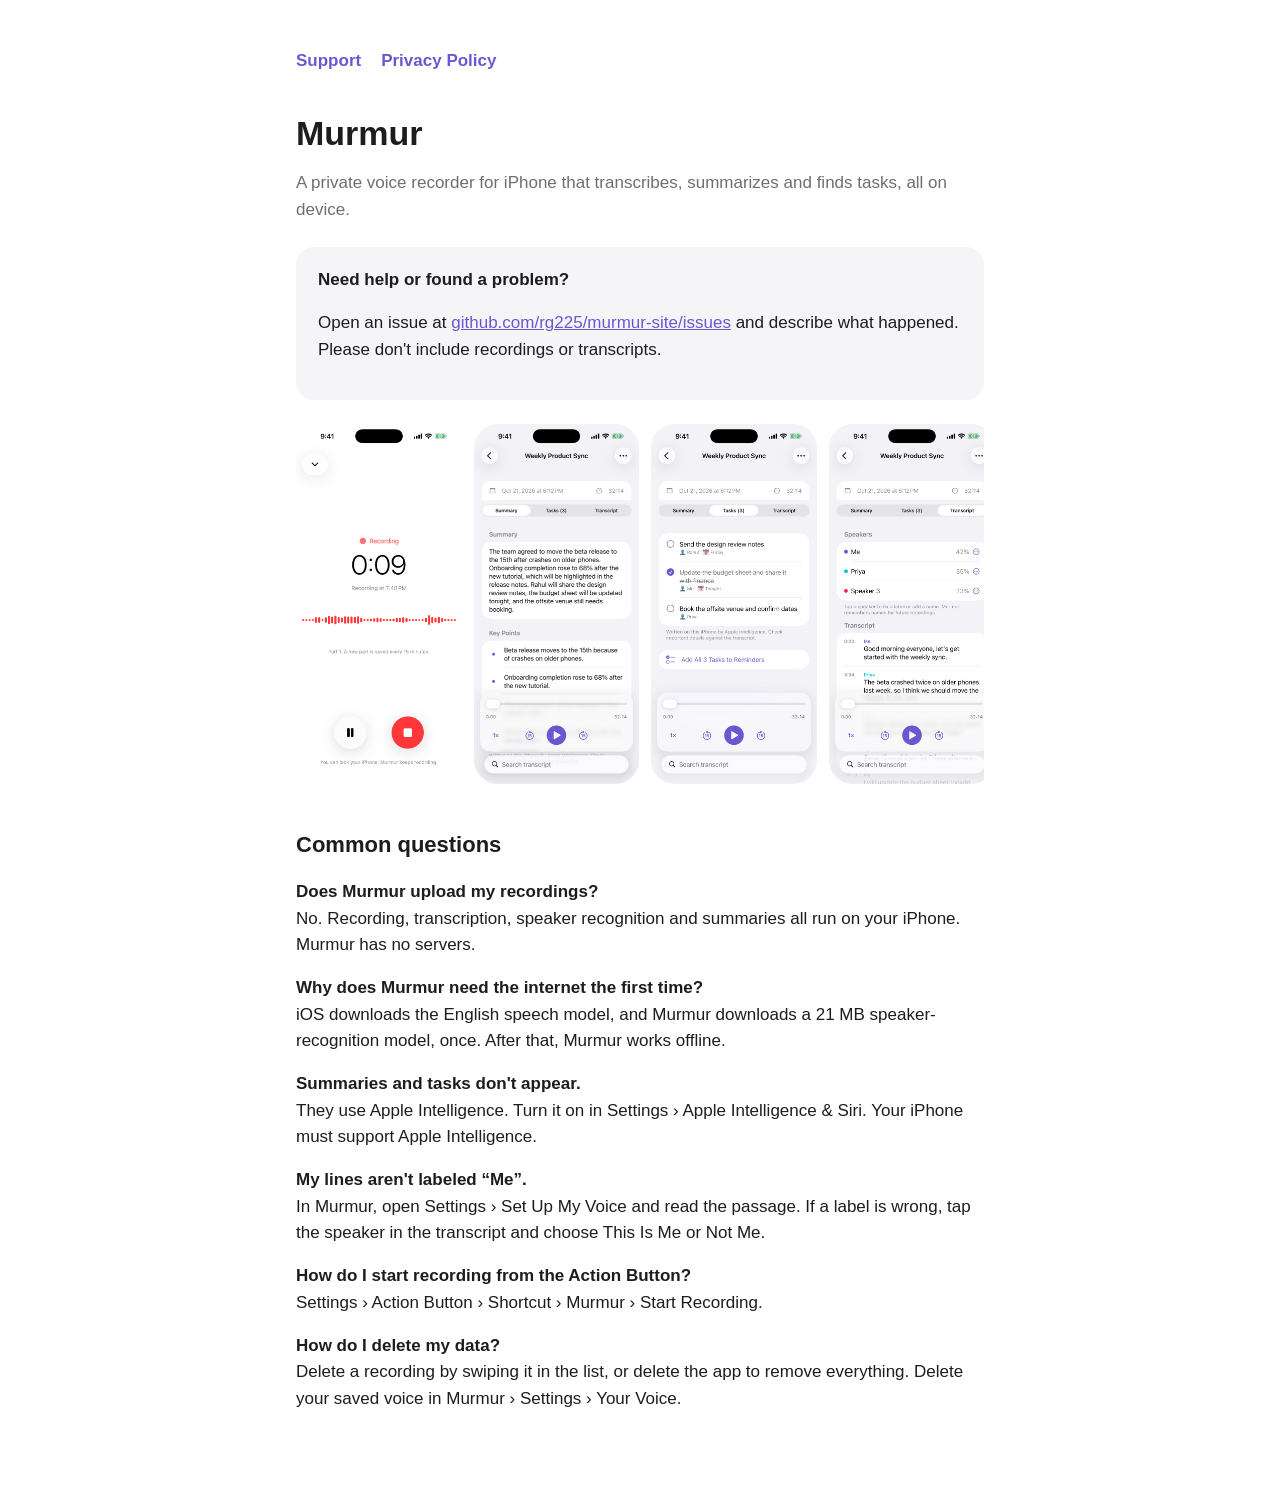
<file: index.html>
<!doctype html>
<html lang="en">
<head>
<meta charset="utf-8">
<meta name="viewport" content="width=device-width, initial-scale=1">
<title>Murmur Support</title>
<link rel="stylesheet" href="style.css">
</head>
<body>
<main>
<nav><a href="./">Support</a><a href="privacy.html">Privacy Policy</a></nav>
<h1>Murmur</h1>
<p class="muted">A private voice recorder for iPhone that transcribes, summarizes and finds tasks, all on device.</p>

<div class="card">
<strong>Need help or found a problem?</strong>
<p>Open an issue at <a href="https://github.com/rg225/murmur-site/issues">github.com/rg225/murmur-site/issues</a> and describe what happened. Please don't include recordings or transcripts.</p>
</div>

<div style="display:flex;gap:12px;overflow-x:auto;margin:24px 0;padding-bottom:8px">
<img src="screenshots/1-record.png" alt="Recording screen" style="height:360px;border-radius:24px">
<img src="screenshots/2-summary.png" alt="AI summary" style="height:360px;border-radius:24px">
<img src="screenshots/3-tasks.png" alt="Tasks found in a recording" style="height:360px;border-radius:24px">
<img src="screenshots/4-speakers.png" alt="Transcript with speakers" style="height:360px;border-radius:24px">
</div>

<h2>Common questions</h2>
<p><strong>Does Murmur upload my recordings?</strong><br>No. Recording, transcription, speaker recognition and summaries all run on your iPhone. Murmur has no servers.</p>
<p><strong>Why does Murmur need the internet the first time?</strong><br>iOS downloads the English speech model, and Murmur downloads a 21 MB speaker-recognition model, once. After that, Murmur works offline.</p>
<p><strong>Summaries and tasks don't appear.</strong><br>They use Apple Intelligence. Turn it on in Settings › Apple Intelligence &amp; Siri. Your iPhone must support Apple Intelligence.</p>
<p><strong>My lines aren't labeled “Me”.</strong><br>In Murmur, open Settings › Set Up My Voice and read the passage. If a label is wrong, tap the speaker in the transcript and choose This Is Me or Not Me.</p>
<p><strong>How do I start recording from the Action Button?</strong><br>Settings › Action Button › Shortcut › Murmur › Start Recording.</p>
<p><strong>How do I delete my data?</strong><br>Delete a recording by swiping it in the list, or delete the app to remove everything. Delete your saved voice in Murmur › Settings › Your Voice.</p>
</main>
</body>
</html>
</file>
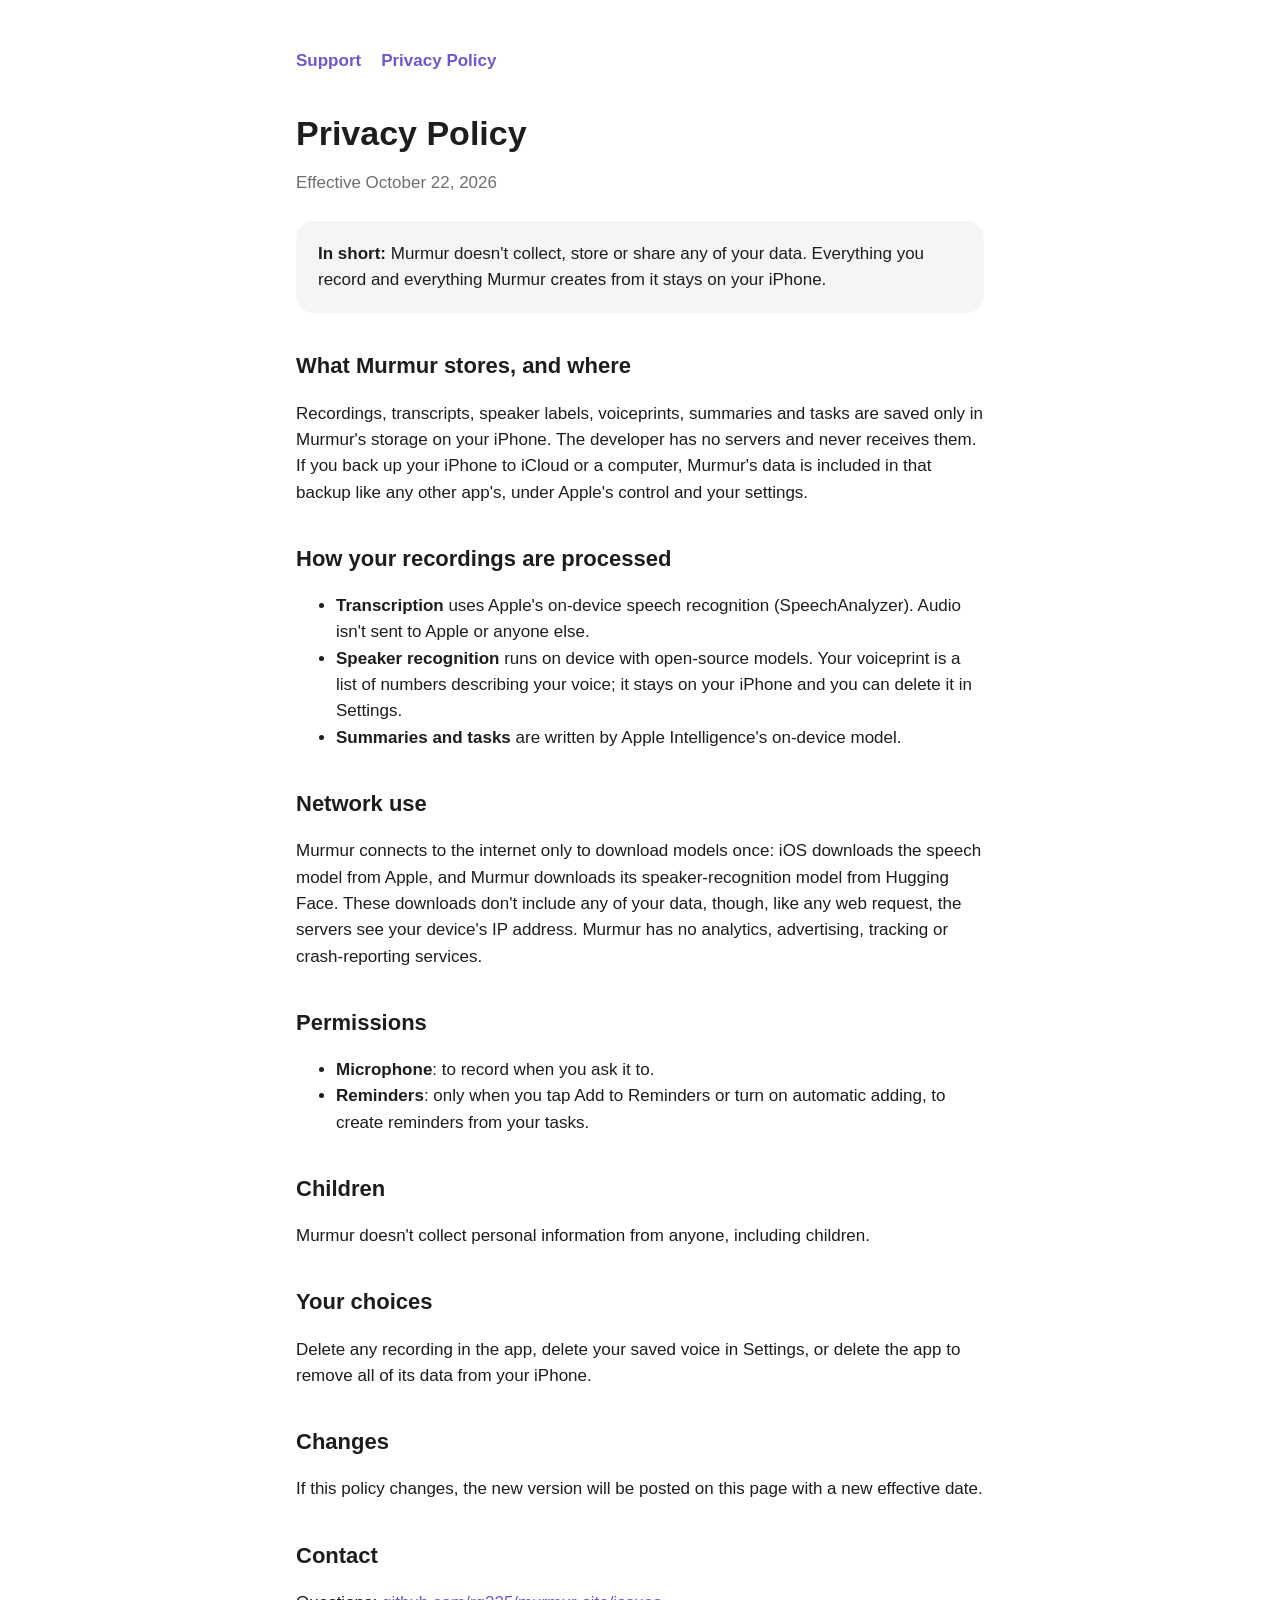
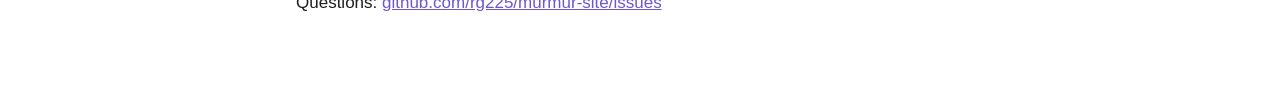
<file: privacy.html>
<!doctype html>
<html lang="en">
<head>
<meta charset="utf-8">
<meta name="viewport" content="width=device-width, initial-scale=1">
<title>Murmur Privacy Policy</title>
<link rel="stylesheet" href="style.css">
</head>
<body>
<main>
<nav><a href="./">Support</a><a href="privacy.html">Privacy Policy</a></nav>
<h1>Privacy Policy</h1>
<p class="muted">Effective October 22, 2026</p>

<div class="card">
<strong>In short:</strong> Murmur doesn't collect, store or share any of your data. Everything you record and everything Murmur creates from it stays on your iPhone.
</div>

<h2>What Murmur stores, and where</h2>
<p>Recordings, transcripts, speaker labels, voiceprints, summaries and tasks are saved only in Murmur's storage on your iPhone. The developer has no servers and never receives them. If you back up your iPhone to iCloud or a computer, Murmur's data is included in that backup like any other app's, under Apple's control and your settings.</p>

<h2>How your recordings are processed</h2>
<ul>
<li><strong>Transcription</strong> uses Apple's on-device speech recognition (SpeechAnalyzer). Audio isn't sent to Apple or anyone else.</li>
<li><strong>Speaker recognition</strong> runs on device with open-source models. Your voiceprint is a list of numbers describing your voice; it stays on your iPhone and you can delete it in Settings.</li>
<li><strong>Summaries and tasks</strong> are written by Apple Intelligence's on-device model.</li>
</ul>

<h2>Network use</h2>
<p>Murmur connects to the internet only to download models once: iOS downloads the speech model from Apple, and Murmur downloads its speaker-recognition model from Hugging Face. These downloads don't include any of your data, though, like any web request, the servers see your device's IP address. Murmur has no analytics, advertising, tracking or crash-reporting services.</p>

<h2>Permissions</h2>
<ul>
<li><strong>Microphone</strong>: to record when you ask it to.</li>
<li><strong>Reminders</strong>: only when you tap Add to Reminders or turn on automatic adding, to create reminders from your tasks.</li>
</ul>

<h2>Children</h2>
<p>Murmur doesn't collect personal information from anyone, including children.</p>

<h2>Your choices</h2>
<p>Delete any recording in the app, delete your saved voice in Settings, or delete the app to remove all of its data from your iPhone.</p>

<h2>Changes</h2>
<p>If this policy changes, the new version will be posted on this page with a new effective date.</p>

<h2>Contact</h2>
<p>Questions: <a href="https://github.com/rg225/murmur-site/issues">github.com/rg225/murmur-site/issues</a></p>
</main>
</body>
</html>
</file>
<file: style.css>
:root { --bg: #ffffff; --text: #1d1d1f; --muted: #6e6e73; --accent: #6e56cf; --card: #f5f5f7; }
@media (prefers-color-scheme: dark) { :root { --bg: #000000; --text: #f5f5f7; --muted: #a1a1a6; --accent: #9d8af2; --card: #1c1c1e; } }
* { box-sizing: border-box; }
body { margin: 0; background: var(--bg); color: var(--text); font: 17px/1.55 -apple-system, BlinkMacSystemFont, "SF Pro Text", "Helvetica Neue", sans-serif; }
main { max-width: 720px; margin: 0 auto; padding: 48px 16px 64px; }
h1 { font-size: 34px; line-height: 1.15; margin: 0 0 8px; }
h2 { font-size: 22px; margin: 36px 0 8px; }
p, li { color: var(--text); }
.muted { color: var(--muted); }
a { color: var(--accent); }
.card { background: var(--card); border-radius: 18px; padding: 20px 22px; margin: 24px 0; }
nav { display: flex; gap: 20px; margin-bottom: 40px; font-weight: 600; }
nav a { text-decoration: none; }
</file>
